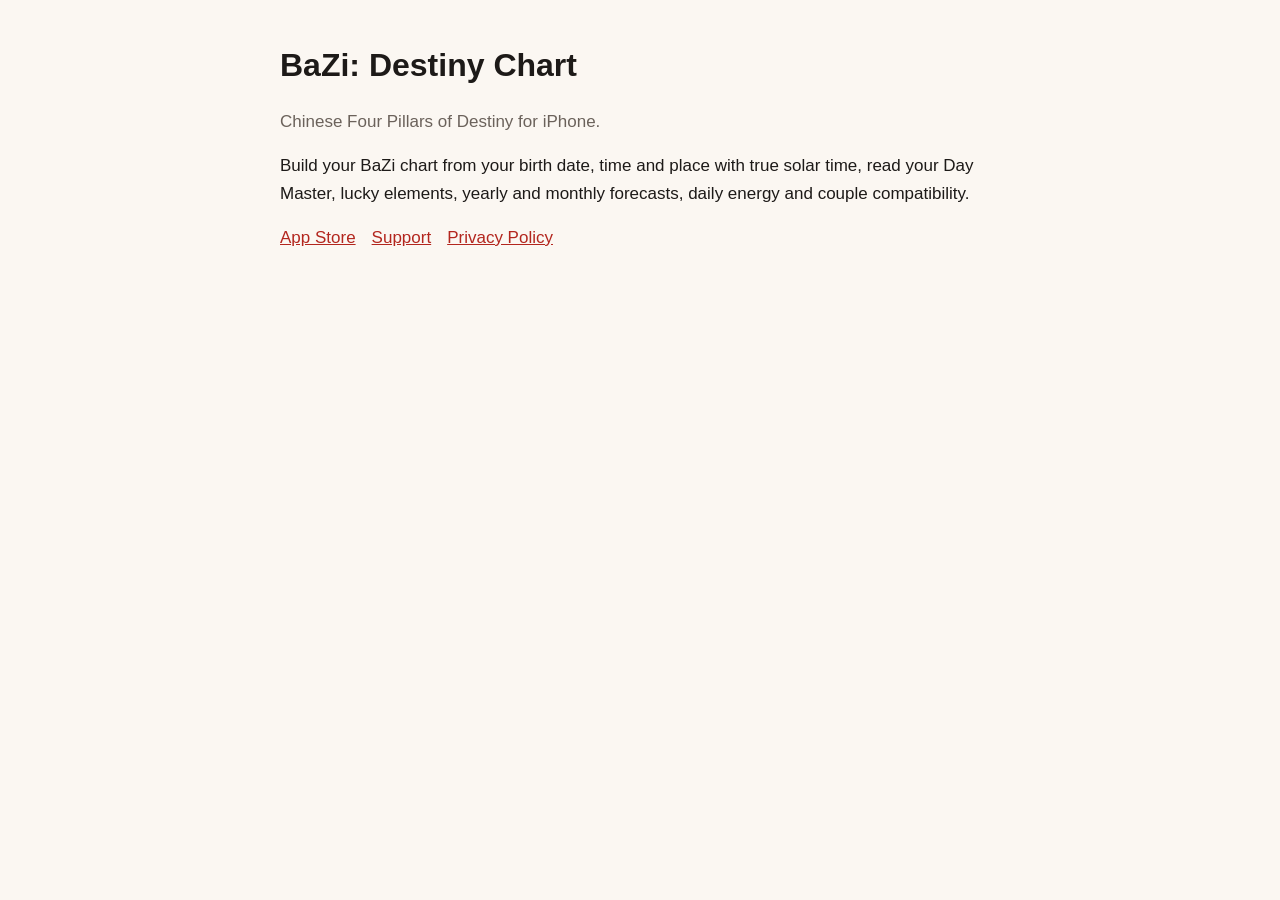
<file: index.html>
<!doctype html><html lang="en"><head><meta charset="utf-8"><meta name="viewport" content="width=device-width,initial-scale=1">
<title>BaZi: Destiny Chart</title><link rel="stylesheet" href="style.css"></head><body><main>
<h1>BaZi: Destiny Chart</h1>
<p class="muted">Chinese Four Pillars of Destiny for iPhone.</p>
<p>Build your BaZi chart from your birth date, time and place with true solar time, read your Day Master, lucky elements, yearly and monthly forecasts, daily energy and couple compatibility.</p>
<nav><a href="https://apps.apple.com/app/id6814649431">App Store</a><a href="support.html">Support</a><a href="privacy.html">Privacy Policy</a></nav>
</main></body></html>
</file>
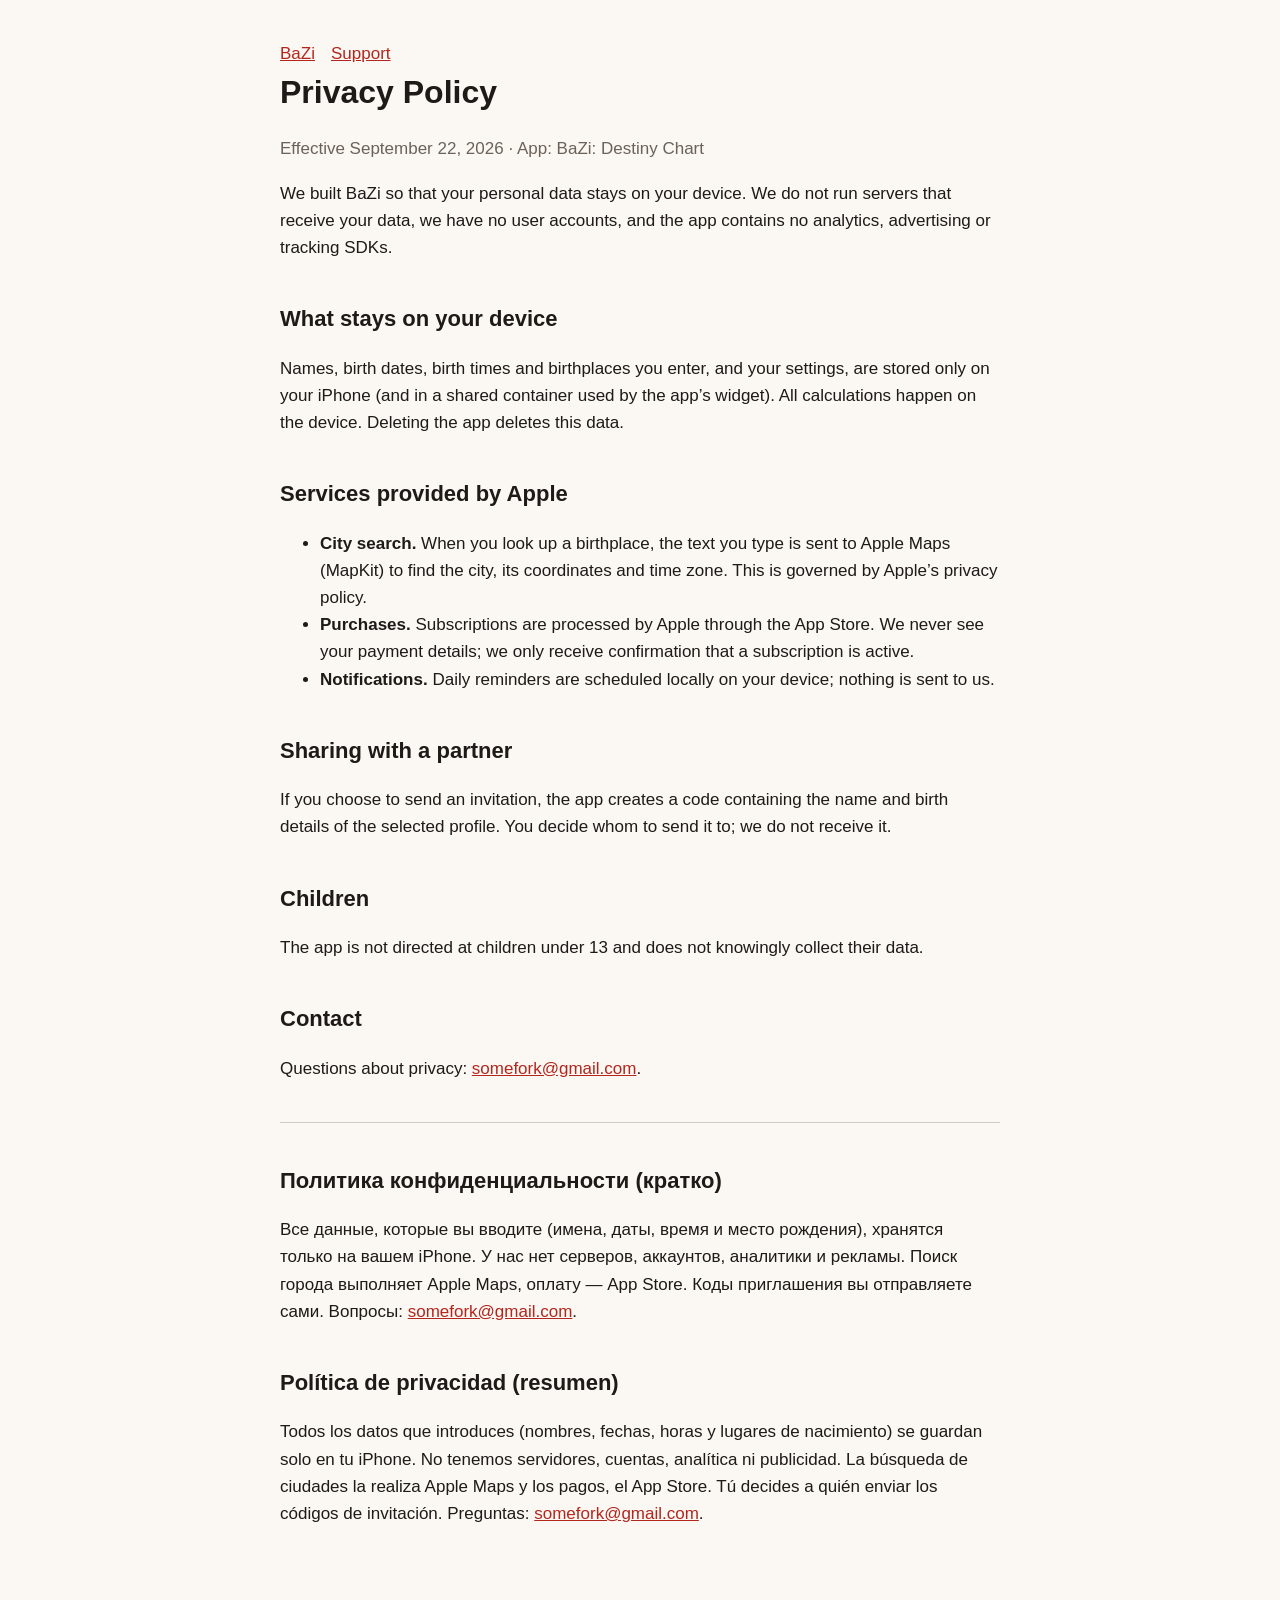
<file: privacy.html>
<!doctype html><html lang="en"><head><meta charset="utf-8"><meta name="viewport" content="width=device-width,initial-scale=1">
<title>Privacy Policy — BaZi</title><link rel="stylesheet" href="style.css"></head><body><main>
<nav><a href="index.html">BaZi</a><a href="support.html">Support</a></nav>
<h1>Privacy Policy</h1>
<p class="muted">Effective September 22, 2026 · App: BaZi: Destiny Chart</p>
<p>We built BaZi so that your personal data stays on your device. We do not run servers that receive your data, we have no user accounts, and the app contains no analytics, advertising or tracking SDKs.</p>
<h2>What stays on your device</h2>
<p>Names, birth dates, birth times and birthplaces you enter, and your settings, are stored only on your iPhone (and in a shared container used by the app’s widget). All calculations happen on the device. Deleting the app deletes this data.</p>
<h2>Services provided by Apple</h2>
<ul>
<li><b>City search.</b> When you look up a birthplace, the text you type is sent to Apple Maps (MapKit) to find the city, its coordinates and time zone. This is governed by Apple’s privacy policy.</li>
<li><b>Purchases.</b> Subscriptions are processed by Apple through the App Store. We never see your payment details; we only receive confirmation that a subscription is active.</li>
<li><b>Notifications.</b> Daily reminders are scheduled locally on your device; nothing is sent to us.</li>
</ul>
<h2>Sharing with a partner</h2>
<p>If you choose to send an invitation, the app creates a code containing the name and birth details of the selected profile. You decide whom to send it to; we do not receive it.</p>
<h2>Children</h2>
<p>The app is not directed at children under 13 and does not knowingly collect their data.</p>
<h2>Contact</h2>
<p>Questions about privacy: <a href="mailto:somefork@gmail.com">somefork@gmail.com</a>.</p>
<hr>
<h2 lang="ru">Политика конфиденциальности (кратко)</h2>
<p lang="ru">Все данные, которые вы вводите (имена, даты, время и место рождения), хранятся только на вашем iPhone. У нас нет серверов, аккаунтов, аналитики и рекламы. Поиск города выполняет Apple Maps, оплату — App Store. Коды приглашения вы отправляете сами. Вопросы: <a href="mailto:somefork@gmail.com">somefork@gmail.com</a>.</p>
<h2 lang="es">Política de privacidad (resumen)</h2>
<p lang="es">Todos los datos que introduces (nombres, fechas, horas y lugares de nacimiento) se guardan solo en tu iPhone. No tenemos servidores, cuentas, analítica ni publicidad. La búsqueda de ciudades la realiza Apple Maps y los pagos, el App Store. Tú decides a quién enviar los códigos de invitación. Preguntas: <a href="mailto:somefork@gmail.com">somefork@gmail.com</a>.</p>
</main></body></html>
</file>
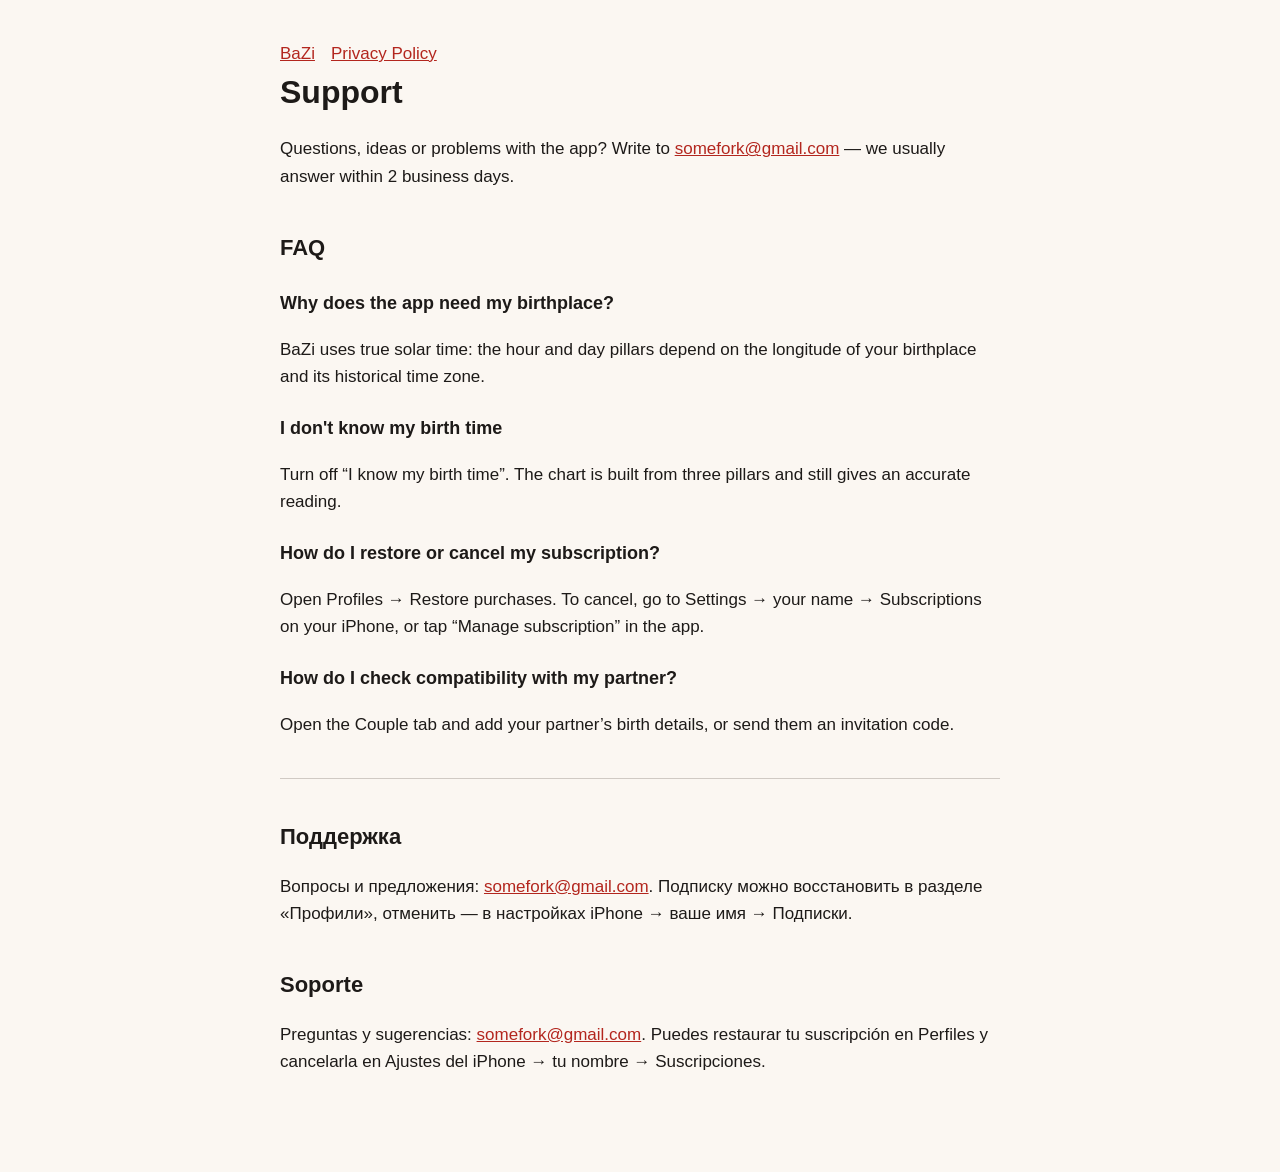
<file: support.html>
<!doctype html><html lang="en"><head><meta charset="utf-8"><meta name="viewport" content="width=device-width,initial-scale=1">
<title>Support — BaZi</title><link rel="stylesheet" href="style.css"></head><body><main>
<nav><a href="index.html">BaZi</a><a href="privacy.html">Privacy Policy</a></nav>
<h1>Support</h1>
<p>Questions, ideas or problems with the app? Write to <a href="mailto:somefork@gmail.com">somefork@gmail.com</a> — we usually answer within 2 business days.</p>
<h2>FAQ</h2>
<h3>Why does the app need my birthplace?</h3>
<p>BaZi uses true solar time: the hour and day pillars depend on the longitude of your birthplace and its historical time zone.</p>
<h3>I don't know my birth time</h3>
<p>Turn off “I know my birth time”. The chart is built from three pillars and still gives an accurate reading.</p>
<h3>How do I restore or cancel my subscription?</h3>
<p>Open Profiles → Restore purchases. To cancel, go to Settings → your name → Subscriptions on your iPhone, or tap “Manage subscription” in the app.</p>
<h3>How do I check compatibility with my partner?</h3>
<p>Open the Couple tab and add your partner’s birth details, or send them an invitation code.</p>
<hr>
<h2 lang="ru">Поддержка</h2>
<p lang="ru">Вопросы и предложения: <a href="mailto:somefork@gmail.com">somefork@gmail.com</a>. Подписку можно восстановить в разделе «Профили», отменить — в настройках iPhone → ваше имя → Подписки.</p>
<h2 lang="es">Soporte</h2>
<p lang="es">Preguntas y sugerencias: <a href="mailto:somefork@gmail.com">somefork@gmail.com</a>. Puedes restaurar tu suscripción en Perfiles y cancelarla en Ajustes del iPhone → tu nombre → Suscripciones.</p>
</main></body></html>
</file>
<file: style.css>
:root { --bg: #fbf7f2; --fg: #1d1a18; --muted: #6b625b; --accent: #b3261e; }
@media (prefers-color-scheme: dark) { :root { --bg: #151211; --fg: #efe9e4; --muted: #a39a93; --accent: #f2766b; } }
body { margin: 0; background: var(--bg); color: var(--fg); font: 17px/1.6 -apple-system, BlinkMacSystemFont, "Segoe UI", sans-serif; }
main { max-width: 720px; margin: 0 auto; padding: 40px 16px 80px; }
h1 { font-size: 32px; margin: 0 0 8px; } h2 { margin-top: 40px; font-size: 22px; } h3 { font-size: 18px; margin-top: 24px; }
a { color: var(--accent); } .muted { color: var(--muted); } nav a { margin-right: 16px; }
hr { border: 0; border-top: 1px solid color-mix(in srgb, var(--muted) 30%, transparent); margin: 40px 0; }
</file>
